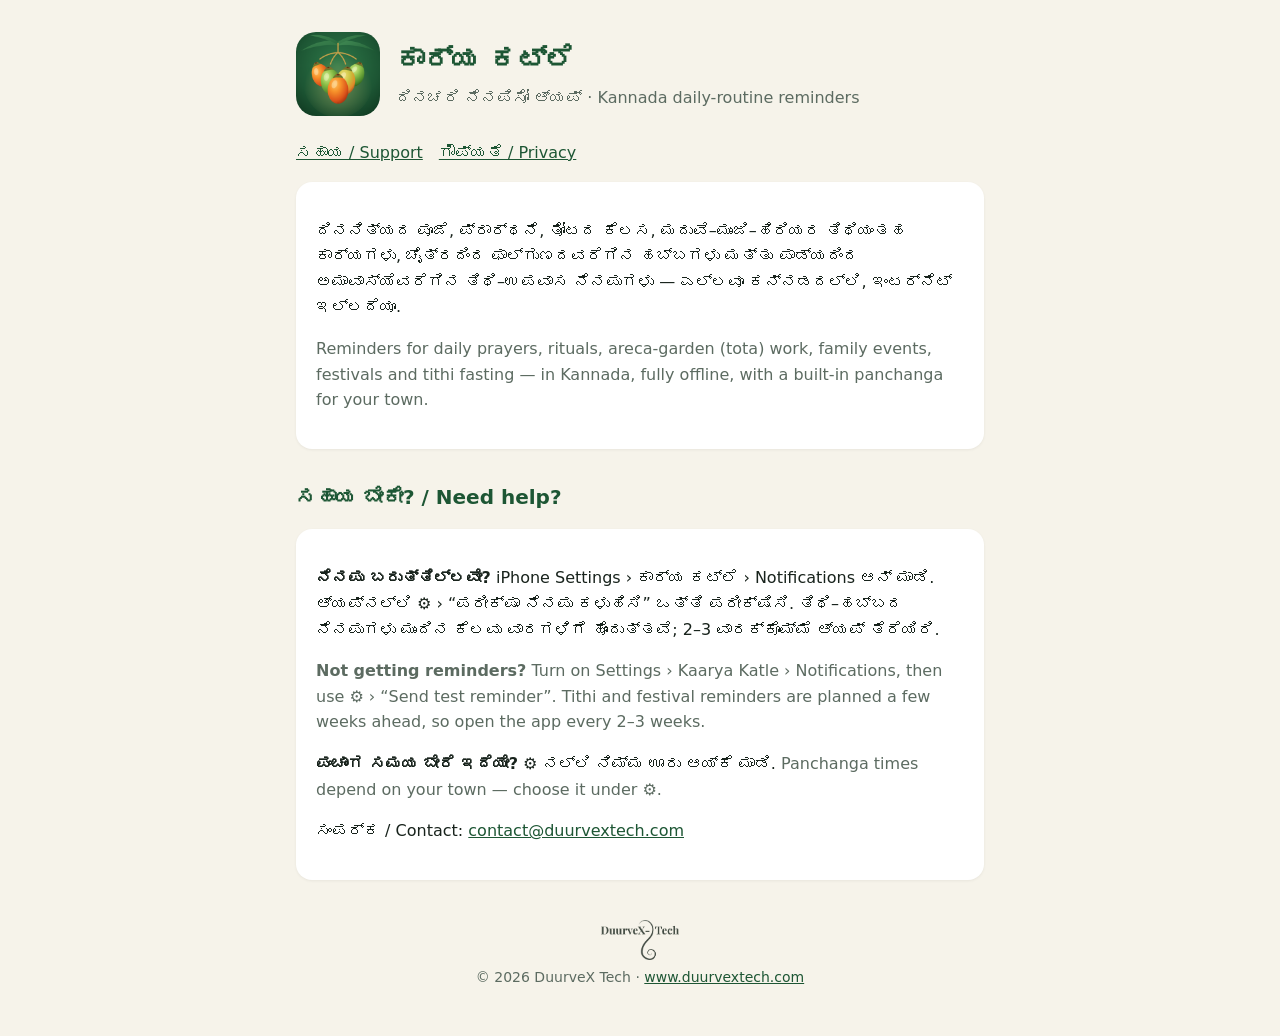
<file: index.html>
<!doctype html><html lang="kn"><head><meta charset="utf-8"><meta name="viewport" content="width=device-width,initial-scale=1">
<title>ಕಾರ್ಯ ಕಟ್ಲೆ — ಸಹಾಯ / Support</title><link rel="stylesheet" href="style.css"></head><body><main>
<header><img src="icon.png" alt="ಕಾರ್ಯ ಕಟ್ಲೆ"><div><h1>ಕಾರ್ಯ ಕಟ್ಲೆ</h1><p class="sub">ದಿನಚರಿ ನೆನಪಿಸೋ ಆ್ಯಪ್ · Kannada daily-routine reminders</p></div></header>
<nav><a href="index.html">ಸಹಾಯ / Support</a><a href="privacy.html">ಗೌಪ್ಯತೆ / Privacy</a></nav>
<div class="card"><p>ದಿನನಿತ್ಯದ ಪೂಜೆ, ಪ್ರಾರ್ಥನೆ, ತೋಟದ ಕೆಲಸ, ಮದುವೆ–ಮುಂಜಿ–ಹಿರಿಯರ ತಿಥಿಯಂತಹ ಕಾರ್ಯಗಳು, ಚೈತ್ರದಿಂದ ಫಾಲ್ಗುಣದವರೆಗಿನ ಹಬ್ಬಗಳು ಮತ್ತು ಪಾಡ್ಯದಿಂದ ಅಮಾವಾಸ್ಯೆವರೆಗಿನ ತಿಥಿ–ಉಪವಾಸ ನೆನಪುಗಳು — ಎಲ್ಲವೂ ಕನ್ನಡದಲ್ಲಿ, ಇಂಟರ್ನೆಟ್ ಇಲ್ಲದೆಯೂ.</p>
<p class="en">Reminders for daily prayers, rituals, areca-garden (tota) work, family events, festivals and tithi fasting — in Kannada, fully offline, with a built-in panchanga for your town.</p></div>
<h2>ಸಹಾಯ ಬೇಕೇ? / Need help?</h2>
<div class="card"><p><b>ನೆನಪು ಬರುತ್ತಿಲ್ಲವೇ?</b> iPhone Settings › ಕಾರ್ಯ ಕಟ್ಲೆ › Notifications ಆನ್ ಮಾಡಿ. ಆ್ಯಪ್‌ನಲ್ಲಿ ⚙ › “ಪರೀಕ್ಷಾ ನೆನಪು ಕಳುಹಿಸಿ” ಒತ್ತಿ ಪರೀಕ್ಷಿಸಿ. ತಿಥಿ–ಹಬ್ಬದ ನೆನಪುಗಳು ಮುಂದಿನ ಕೆಲವು ವಾರಗಳಿಗೆ ಹೊಂದುತ್ತವೆ; 2–3 ವಾರಕ್ಕೊಮ್ಮೆ ಆ್ಯಪ್ ತೆರೆಯಿರಿ.</p>
<p class="en"><b>Not getting reminders?</b> Turn on Settings › Kaarya Katle › Notifications, then use ⚙ › “Send test reminder”. Tithi and festival reminders are planned a few weeks ahead, so open the app every 2–3 weeks.</p>
<p><b>ಪಂಚಾಂಗ ಸಮಯ ಬೇರೆ ಇದೆಯೇ?</b> ⚙ ನಲ್ಲಿ ನಿಮ್ಮ ಊರು ಆಯ್ಕೆ ಮಾಡಿ. <span class="en">Panchanga times depend on your town — choose it under ⚙.</span></p>
<p>ಸಂಪರ್ಕ / Contact: <a href="mailto:contact@duurvextech.com">contact@duurvextech.com</a></p></div>
<footer><a href="https://www.duurvextech.com"><img src="duurvex.png" alt="DuurveX Tech"></a>© 2026 DuurveX Tech · <a href="https://www.duurvextech.com">www.duurvextech.com</a></footer>
</main></body></html>
</file>
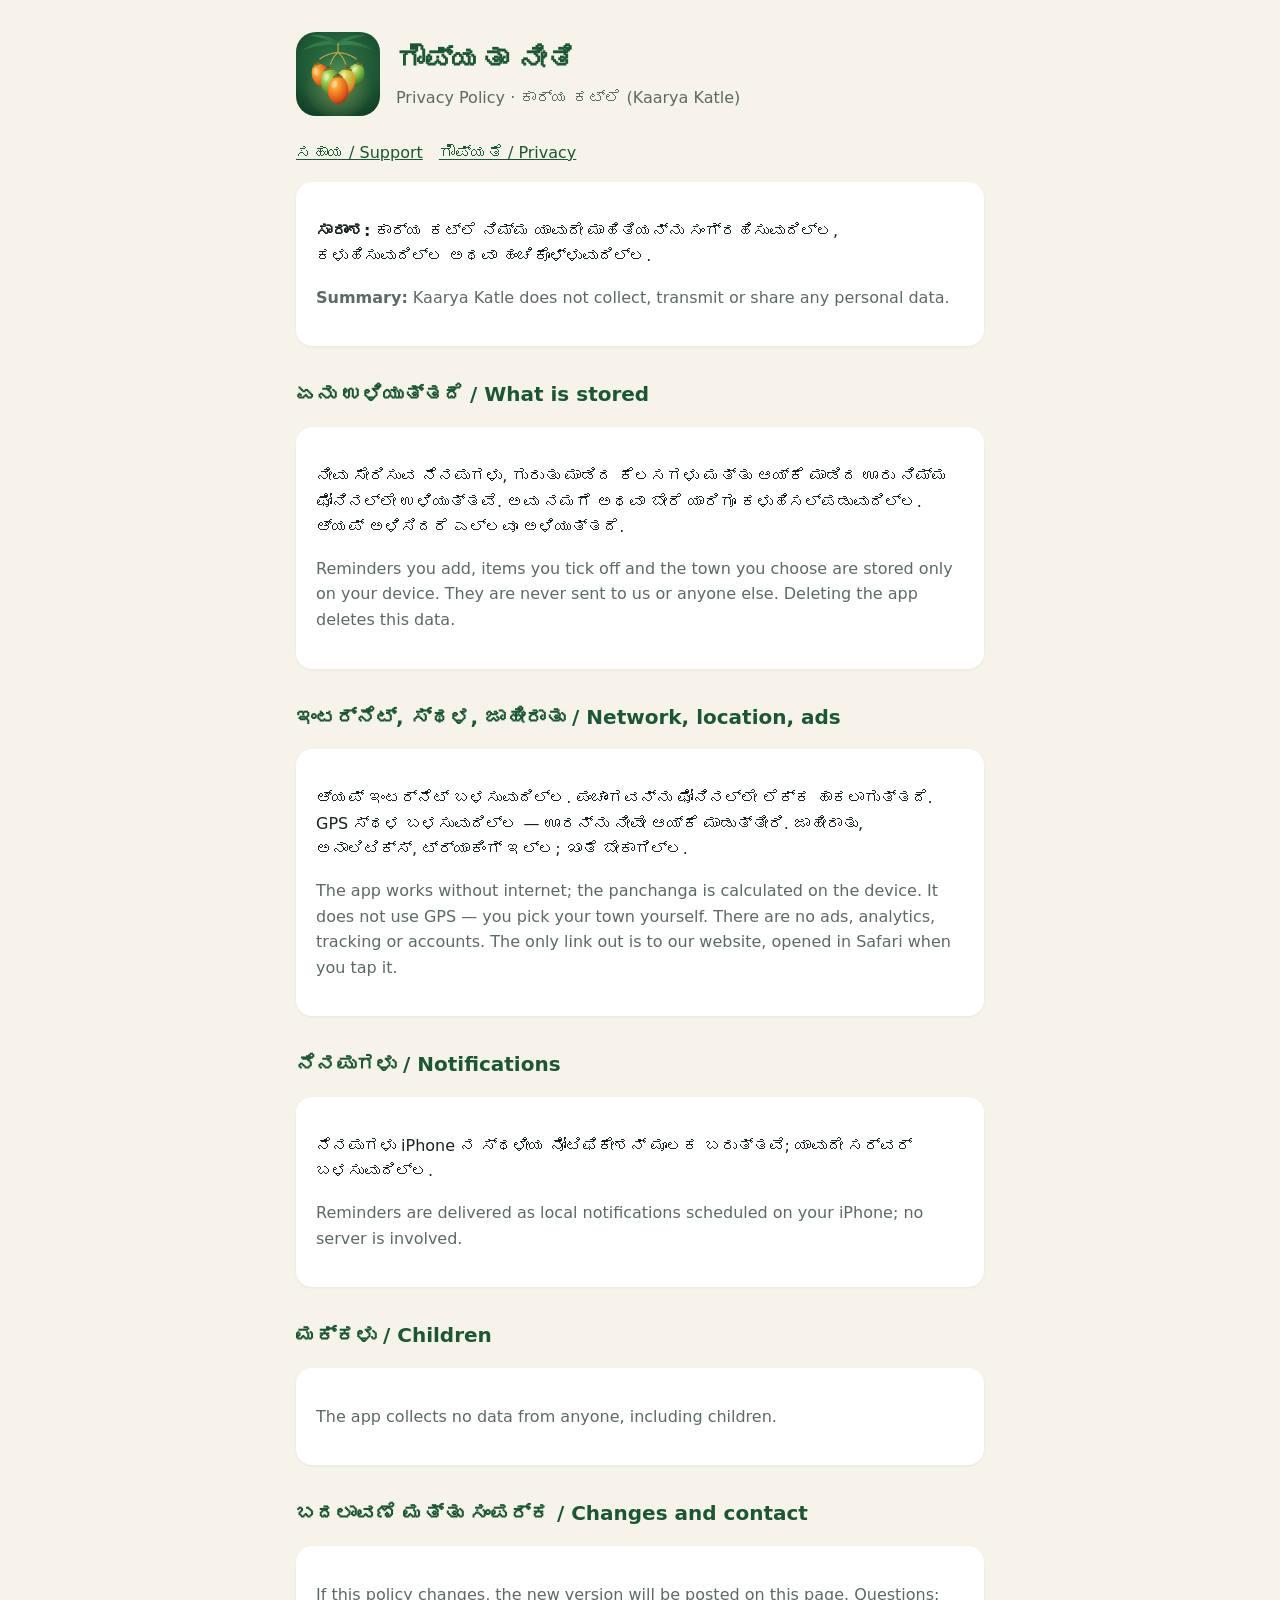
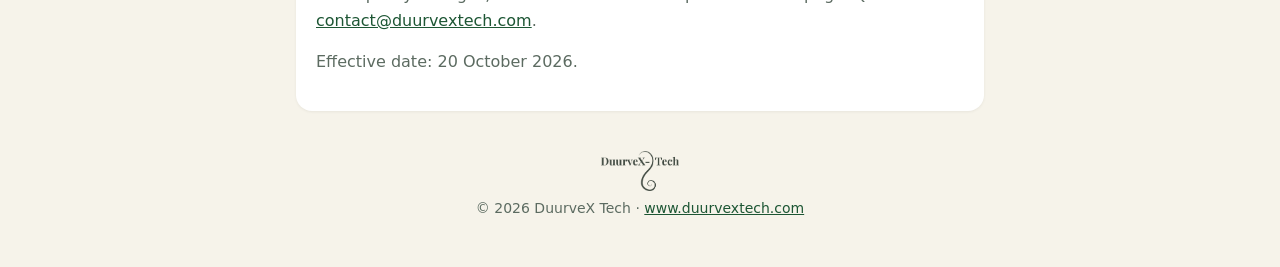
<file: privacy.html>
<!doctype html><html lang="kn"><head><meta charset="utf-8"><meta name="viewport" content="width=device-width,initial-scale=1">
<title>ಕಾರ್ಯ ಕಟ್ಲೆ — ಗೌಪ್ಯತೆ / Privacy Policy</title><link rel="stylesheet" href="style.css"></head><body><main>
<header><img src="icon.png" alt="ಕಾರ್ಯ ಕಟ್ಲೆ"><div><h1>ಗೌಪ್ಯತಾ ನೀತಿ</h1><p class="sub">Privacy Policy · ಕಾರ್ಯ ಕಟ್ಲೆ (Kaarya Katle)</p></div></header>
<nav><a href="index.html">ಸಹಾಯ / Support</a><a href="privacy.html">ಗೌಪ್ಯತೆ / Privacy</a></nav>
<div class="card"><p><b>ಸಾರಾಂಶ:</b> ಕಾರ್ಯ ಕಟ್ಲೆ ನಿಮ್ಮ ಯಾವುದೇ ಮಾಹಿತಿಯನ್ನು ಸಂಗ್ರಹಿಸುವುದಿಲ್ಲ, ಕಳುಹಿಸುವುದಿಲ್ಲ ಅಥವಾ ಹಂಚಿಕೊಳ್ಳುವುದಿಲ್ಲ.</p>
<p class="en"><b>Summary:</b> Kaarya Katle does not collect, transmit or share any personal data.</p></div>
<h2>ಏನು ಉಳಿಯುತ್ತದೆ / What is stored</h2>
<div class="card"><p>ನೀವು ಸೇರಿಸುವ ನೆನಪುಗಳು, ಗುರುತು ಮಾಡಿದ ಕೆಲಸಗಳು ಮತ್ತು ಆಯ್ಕೆ ಮಾಡಿದ ಊರು ನಿಮ್ಮ ಫೋನಿನಲ್ಲೇ ಉಳಿಯುತ್ತವೆ. ಅವು ನಮಗೆ ಅಥವಾ ಬೇರೆ ಯಾರಿಗೂ ಕಳುಹಿಸಲ್ಪಡುವುದಿಲ್ಲ. ಆ್ಯಪ್ ಅಳಿಸಿದರೆ ಎಲ್ಲವೂ ಅಳಿಯುತ್ತದೆ.</p>
<p class="en">Reminders you add, items you tick off and the town you choose are stored only on your device. They are never sent to us or anyone else. Deleting the app deletes this data.</p></div>
<h2>ಇಂಟರ್ನೆಟ್, ಸ್ಥಳ, ಜಾಹೀರಾತು / Network, location, ads</h2>
<div class="card"><p>ಆ್ಯಪ್ ಇಂಟರ್ನೆಟ್ ಬಳಸುವುದಿಲ್ಲ. ಪಂಚಾಂಗವನ್ನು ಫೋನಿನಲ್ಲೇ ಲೆಕ್ಕ ಹಾಕಲಾಗುತ್ತದೆ. GPS ಸ್ಥಳ ಬಳಸುವುದಿಲ್ಲ — ಊರನ್ನು ನೀವೇ ಆಯ್ಕೆ ಮಾಡುತ್ತೀರಿ. ಜಾಹೀರಾತು, ಅನಾಲಿಟಿಕ್ಸ್, ಟ್ರ್ಯಾಕಿಂಗ್ ಇಲ್ಲ; ಖಾತೆ ಬೇಕಾಗಿಲ್ಲ.</p>
<p class="en">The app works without internet; the panchanga is calculated on the device. It does not use GPS — you pick your town yourself. There are no ads, analytics, tracking or accounts. The only link out is to our website, opened in Safari when you tap it.</p></div>
<h2>ನೆನಪುಗಳು / Notifications</h2>
<div class="card"><p>ನೆನಪುಗಳು iPhone ನ ಸ್ಥಳೀಯ ನೋಟಿಫಿಕೇಶನ್ ಮೂಲಕ ಬರುತ್ತವೆ; ಯಾವುದೇ ಸರ್ವರ್ ಬಳಸುವುದಿಲ್ಲ.</p>
<p class="en">Reminders are delivered as local notifications scheduled on your iPhone; no server is involved.</p></div>
<h2>ಮಕ್ಕಳು / Children</h2>
<div class="card"><p class="en">The app collects no data from anyone, including children.</p></div>
<h2>ಬದಲಾವಣೆ ಮತ್ತು ಸಂಪರ್ಕ / Changes and contact</h2>
<div class="card"><p class="en">If this policy changes, the new version will be posted on this page. Questions: <a href="mailto:contact@duurvextech.com">contact@duurvextech.com</a>.</p>
<p class="en">Effective date: 20 October 2026.</p></div>
<footer><a href="https://www.duurvextech.com"><img src="duurvex.png" alt="DuurveX Tech"></a>© 2026 DuurveX Tech · <a href="https://www.duurvextech.com">www.duurvextech.com</a></footer>
</main></body></html>
</file>
<file: style.css>
:root{--g:#1D5634;--ink:#18231C;--mut:#5C6B61;--bg:#F6F3EA;--card:#fff}
*{box-sizing:border-box}body{margin:0;background:var(--bg);color:var(--ink);font:16px/1.6 -apple-system,"Noto Sans Kannada",system-ui,sans-serif}
main{max-width:720px;margin:0 auto;padding:32px 16px 48px}
header{display:flex;gap:16px;align-items:center;margin-bottom:24px}
header img{width:84px;height:84px;border-radius:20px}
h1{font-size:28px;margin:0;color:var(--g)}h2{color:var(--g);margin-top:32px;font-size:20px}
.sub{color:var(--mut);margin:2px 0 0}.card{background:var(--card);border-radius:16px;padding:20px;margin:16px 0;box-shadow:0 1px 3px rgba(0,0,0,.06)}
a{color:var(--g)}footer{text-align:center;color:var(--mut);font-size:14px;margin-top:40px}
footer img{height:40px;opacity:.8;display:block;margin:0 auto 6px}
.en{color:var(--mut)}nav a{margin-right:16px}
</file>
